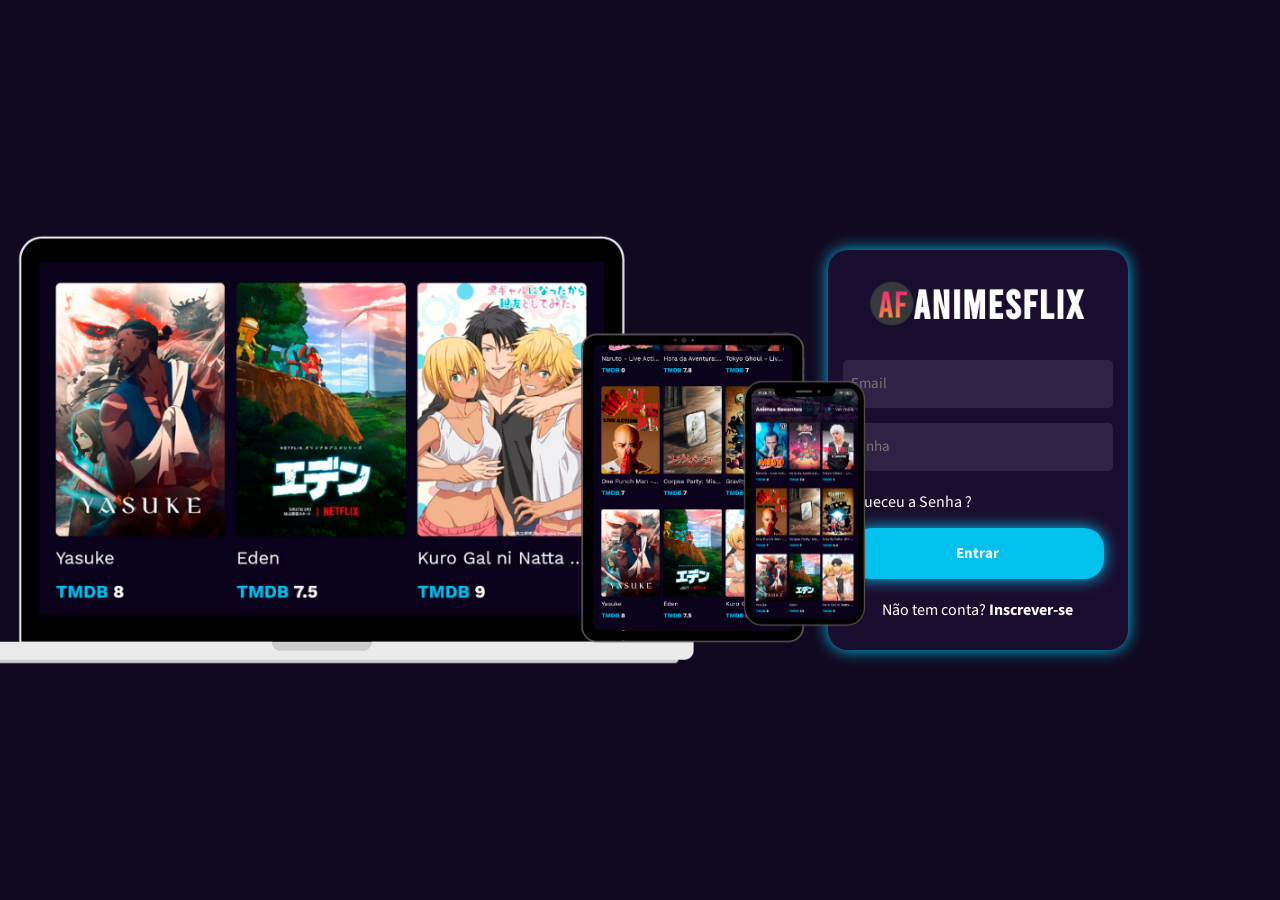
<file: index.html>
<!DOCTYPE html>
<html lang="pt-br">
<head>
    <meta charset="UTF-8">
    <meta http-equiv="X-UA-Compatible" content="IE=edge">
    <meta name="viewport" content="width=device-width, initial-scale=1.0">
    <title>Login - AnimeFlix</title>
    <link rel="icon" href="img/favicon.png" type="image/x-icon" />
    <link rel="stylesheet" href="styles/style.css">
</head>
<body>
    <div class="flex">

        <div class="ilustrsion">
            <img src="img/backgraund-image.png" alt="Ilustração mobile do Site">
        </div>
        <div class="login-content">
                <img src="img/animeflix-logo.png" alt="logo da animeflix">
                <form class="login-form">
                        <input id="input-email" class="login-input" type="email" placeholder="Email">
                        <span class="input-border"></span>
                        <input id="input-senha" class="login-input" type="password" placeholder="Senha">
                        <span class="input-border"></span>
                    <a class="login-reset" href="#">Esqueceu a Senha ?</a>
                    <button  class="login-submit">Entrar</button>
                    <p class="register">Não tem conta? <a href="#"> Inscrever-se</a> </p>
                </form>
        </div>
        
    </div>
</body>
</html>
</file>
<file: styles/style.css>
@import url('https://fonts.googleapis.com/css2?family=Source+Sans+Pro:wght@300&display=swap');

* {
    margin: 0;
    padding: 0;
    border: 0;
    font-family: 'Source Sans Pro', sans-serif;
    text-decoration: none;
}

html {

    font-size: 62.5%;
}

:root {
    --bg-color: #110920;
    --login-color: #1a0e30;
    --button-color: #02c1ee;
    --button-hover: #8c3596;
    --login: #3b2d53ad;
}

body {
    background-color: var(--bg-color);
    width: 100%;
    min-height: 100vh;
    display: flex;
    margin: 0;
    padding: 0;
    justify-content: center;
}

.flex {
    display: flex;
    align-items: center;
    justify-content: start;
    width: 90%;
    height: 100vh;
    
}

.ilustrsion {
    display: flex;
    align-items: center;
    justify-content: center;
    width: 50%;
    position: relative;
    margin-right: 7rem;
    margin-left: 6rem;
   
}

.ilustrsion img {
    height: 50vh;
}

.login-content {
    display: flex;
    align-items: center;
    justify-content: center;
    flex-direction: column;
    background-color: var(--login-color);
    border-radius: 2rem;
    width: 30rem;
    min-height: 40rem;
    box-sizing: border-box;
    box-shadow: 0 0 1.6em var(--button-color);
    margin-left: 5%;
}

.login-content img {
    width: 25vh;
}

.login-form {
    display: flex;
    justify-content: center;
    align-items: center;
    flex-direction: column;
    width: 100%;
}

.login-form a, p {
 font-size: 1.6rem;
}

.login-input {
    height: 4.8rem;
    width: 90%;
    box-sizing: border-box;
    padding-left: .8rem;
    border: unset;
    outline: none;
    background: var(--login);
    border-radius: .5rem;
    color: white;
    font-size: 1.5rem;
    margin-top: 10%;
}

#input-email {
    margin-bottom: -1.5rem;
}

#input-senha {
    margin-bottom: 2rem;
}

.login-reset {
    width: 92%;
    display: flex;
    justify-content: start;
    margin-bottom: 1.5rem;
    color: white;
}

.login-reset:hover {
    color: var(--button-color);
}

.login-submit {
    padding: 1.5rem 35%;
    border-radius: 2rem;
    background-color: var(--button-color);
    box-shadow: 0 0 1em var(--button-color);
    margin-bottom: 2rem;
    font-size: 1.5rem;
    color: white;
    font-weight: bold;
}

.login-submit:hover {
    background-color: var(--button-hover);
    box-shadow: 0 0 1em var(--button-hover);
}

.register, .register a {
    color: white;
}

.register a {
    font-weight: bold;
}

.register a:hover {
    color: var(--button-color);
}


/* Media queries */

@media (max-width: 1050px){
    .flex {
        width: 90%;
    }

    .ilustrsion img {
        height: 40vh;
        margin-left: -15%;
    }

    .login-content {
        margin-left: -2%;
    }
}

@media (max-width: 859px){
    .flex {
        width: 90%;
        display: flex;
        align-items: center;
        justify-content: center;
    }

    .ilustrsion {
        display: none;
    }

    .login-content {
        min-width: 26rem;

    }
}
</file>
